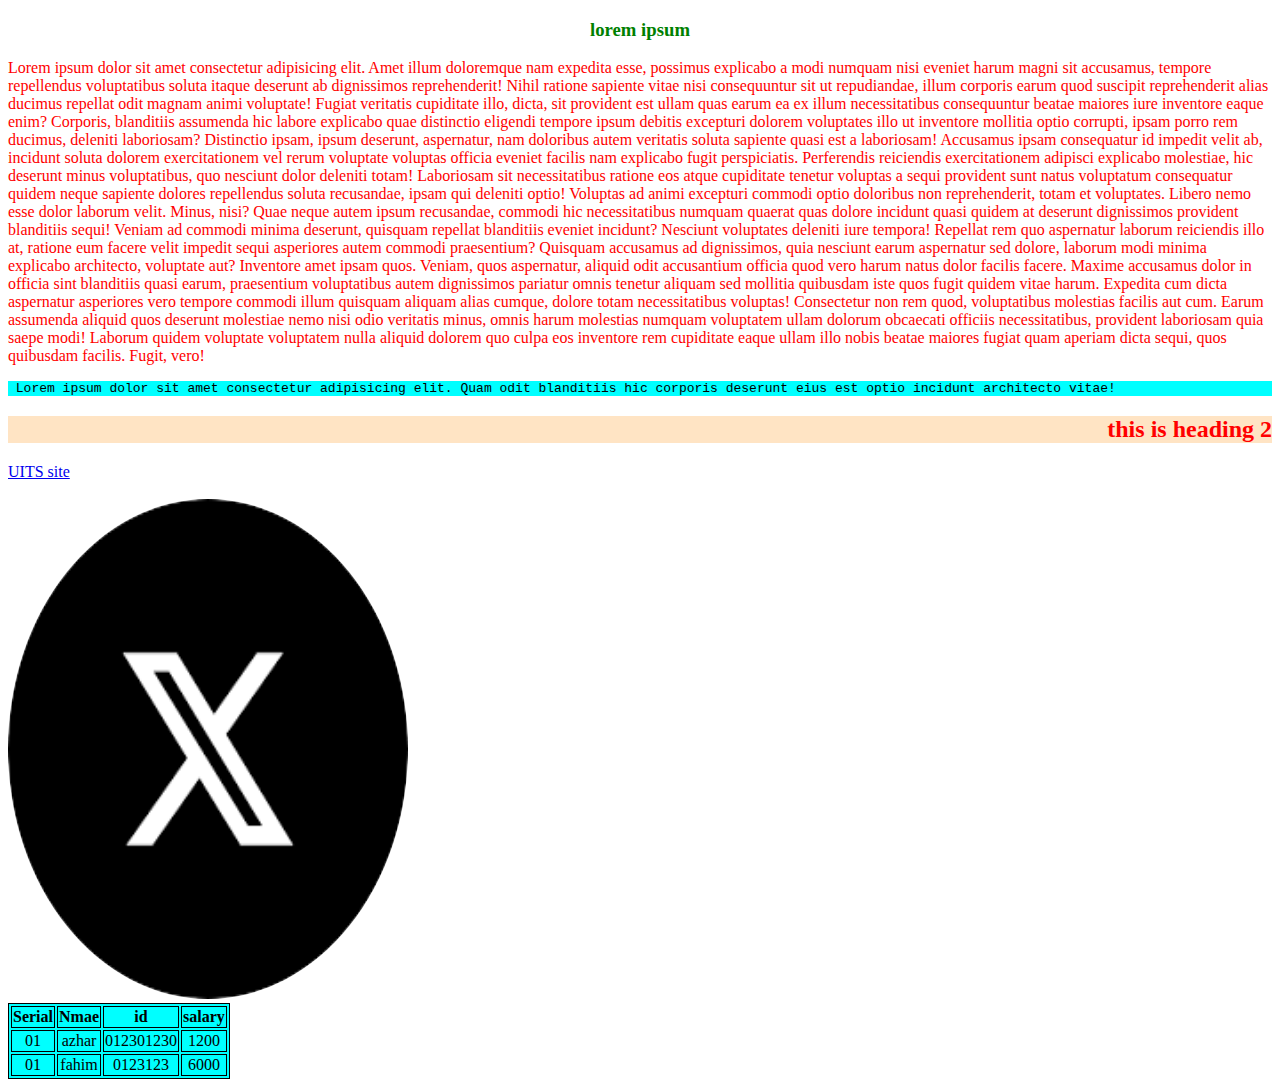
<file: 3rd-semester/web/class2/index.html>
<!DOCTYPE html>
<html>
<head>
    <meta charset="UTF-8">
    <meta http-equiv="Content-Type" content="text/html;charset=UTF-8">
    <title>CLass 2</title>
    <link rel="stylesheet" href="style.css">
 <link rel="import" href="script.js">
 <link rel="shortcut icon" href="images/images.png" type="image/x-icon">


</head>

<style>
    p{
        background-color: ;
        justify-content: center;
    color: red;
    }
    h3{
        text-align: center;
        text-shadow: 10px;
      
        color: green;
    }
    .he12{
        text-align: justify;
        background-color: aqua;
        text-wrap: ;
    
    }
    img{
        border-radius: 50%;
        height: 500px;
        width: 400px;
    }
table,td,tr,th{
    border: 1px solid;
text-decoration: rgb(117, 117, 78);
text-align: center;
background-color: aqua;
}


</style>
<body>
<h3>
lorem ipsum    
   
</h3>

   <p>
    Lorem ipsum dolor sit amet consectetur adipisicing elit. Amet illum doloremque nam expedita esse, possimus explicabo a modi numquam nisi eveniet harum magni sit accusamus, tempore repellendus voluptatibus soluta itaque deserunt ab dignissimos reprehenderit! Nihil ratione sapiente vitae nisi consequuntur sit ut repudiandae, illum corporis earum quod suscipit reprehenderit alias ducimus repellat odit magnam animi voluptate! Fugiat veritatis cupiditate illo, dicta, sit provident est ullam quas earum ea ex illum necessitatibus consequuntur beatae maiores iure inventore eaque enim? Corporis, blanditiis assumenda hic labore explicabo quae distinctio eligendi tempore ipsum debitis excepturi dolorem voluptates illo ut inventore mollitia optio corrupti, ipsam porro rem ducimus, deleniti laboriosam? Distinctio ipsam, ipsum deserunt, aspernatur, nam doloribus autem veritatis soluta sapiente quasi est a laboriosam! Accusamus ipsam consequatur id impedit velit ab, incidunt soluta dolorem exercitationem vel rerum voluptate voluptas officia eveniet facilis nam explicabo fugit perspiciatis. Perferendis reiciendis exercitationem adipisci explicabo molestiae, hic deserunt minus voluptatibus, quo nesciunt dolor deleniti totam! Laboriosam sit necessitatibus ratione eos atque cupiditate tenetur voluptas a sequi provident sunt natus voluptatum consequatur quidem neque sapiente dolores repellendus soluta recusandae, ipsam qui deleniti optio! Voluptas ad animi excepturi commodi optio doloribus non reprehenderit, totam et voluptates. Libero nemo esse dolor laborum velit. Minus, nisi? Quae neque autem ipsum recusandae, commodi hic necessitatibus numquam quaerat quas dolore incidunt quasi quidem at deserunt dignissimos provident blanditiis sequi! Veniam ad commodi minima deserunt, quisquam repellat blanditiis eveniet incidunt? Nesciunt voluptates deleniti iure tempora! Repellat rem quo aspernatur laborum reiciendis illo at, ratione eum facere velit impedit sequi asperiores autem commodi praesentium? Quisquam accusamus ad dignissimos, quia nesciunt earum aspernatur sed dolore, laborum modi minima explicabo architecto, voluptate aut? Inventore amet ipsam quos. Veniam, quos aspernatur, aliquid odit accusantium officia quod vero harum natus dolor facilis facere. Maxime accusamus dolor in officia sint blanditiis quasi earum, praesentium voluptatibus autem dignissimos pariatur omnis tenetur aliquam sed mollitia quibusdam iste quos fugit quidem vitae harum. Expedita cum dicta aspernatur asperiores vero tempore commodi illum quisquam aliquam alias cumque, dolore totam necessitatibus voluptas! Consectetur non rem quod, voluptatibus molestias facilis aut cum. Earum assumenda aliquid quos deserunt molestiae nemo nisi odio veritatis minus, omnis harum molestias numquam voluptatem ullam dolorum obcaecati officiis necessitatibus, provident laboriosam quia saepe modi! Laborum quidem voluptate voluptatem nulla aliquid dolorem quo culpa eos inventore rem cupiditate eaque ullam illo nobis beatae maiores fugiat quam aperiam dicta sequi, quos quibusdam facilis. Fugit, vero!
</p>
<pre class="he12"> Lorem ipsum dolor sit amet consectetur adipisicing elit. Quam odit blanditiis hic corporis deserunt eius est optio incidunt architecto vitae!</pre>
<h2 id="head11"> this is heading 2</h2>
<a href="http://uits.edu.bd" target="_blank">UITS site</a>
<br>
<br>

<img src="images/images.png">


<table style="border: 1px solid; ">
<tbody>
    <thead> 

        <th>Serial</th>
        <th>Nmae</th>
        <th>id</th>
        <th>salary</th>
    </thead>
    
    <tr>
        
        <td> 01</td>
        <td>azhar</td>
        <td>012301230</td>
    <td>1200</td>
    </tr><tr>
        
        <td> 01</td>
        <td>fahim</td>
        <td>0123123</td>
    <td>6000</td>
    </tr>
</tbody>

</table>

</body> 
</html>
</file>
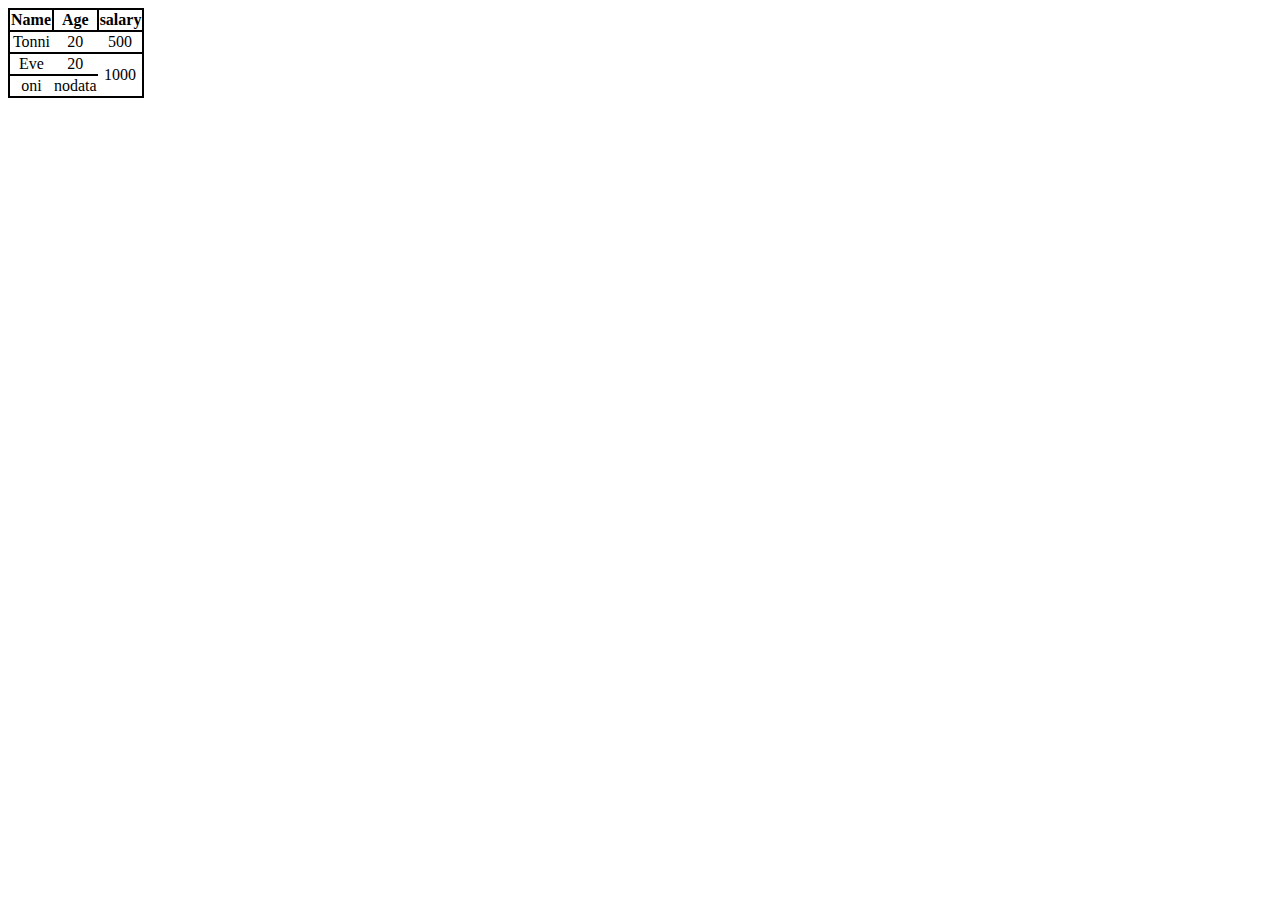
<file: 3rd-semester/web/class3/index.htm>
<!DOCTYPE html>
<html>
<head>
	<meta charset="utf-8">
	<meta name="viewport" content="width=device-width, initial-scale=1">
	<link rel="stylesheet" type="text/css" href="style.css">
	<title>Class3</title>



</head>
<body>



<table >
  <tr>
    <th >Name</th>
    <th>Age</th>
     <th>salary</th>
  </tr>
  <tr>
    <td>Tonni</td>
    <td>20</td>
    <td>500</td>
  </tr>
  <tr >
    <td>Eve</td>
<td>20</td>
    <td rowspan="2">1000</td>
  </tr>
  <tr>
    <td>oni</td>
    <td colspan="">nodata</td>
  </tr>
</table> 
</body>
</html>
</file>
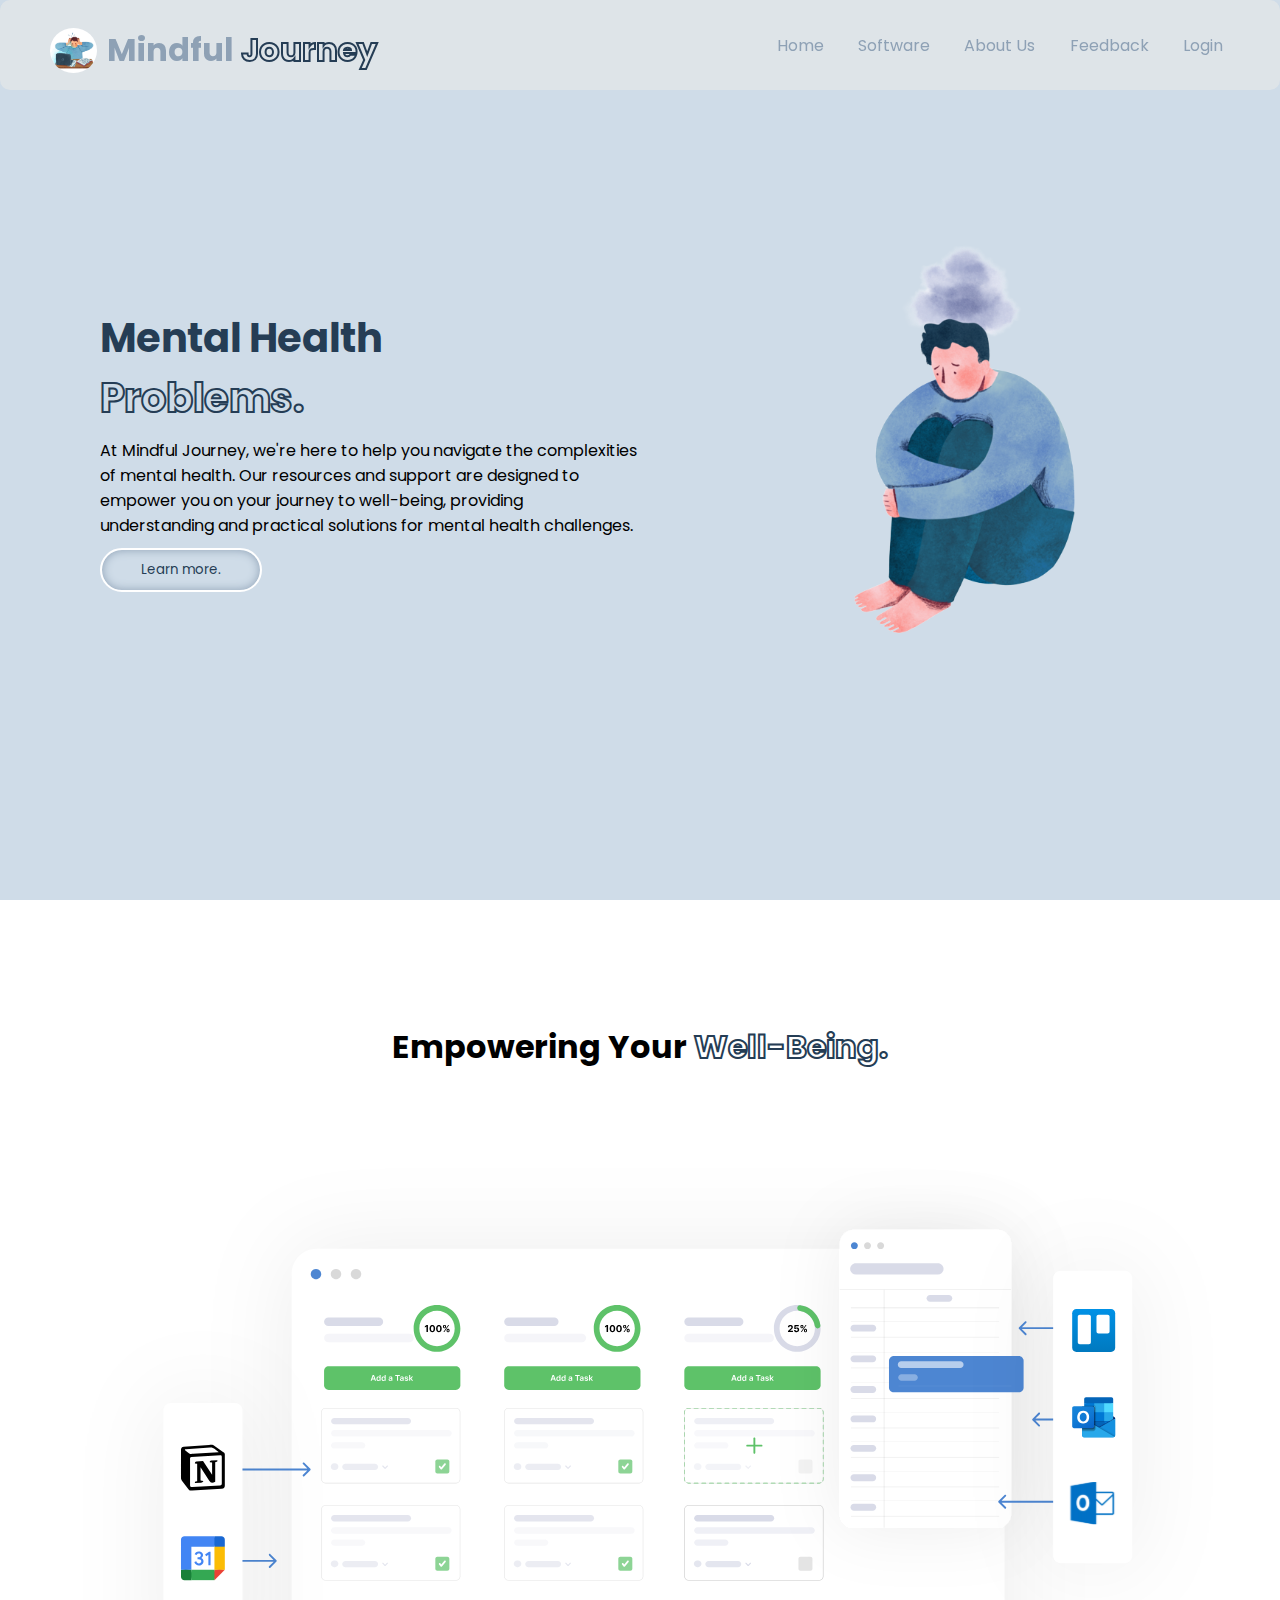
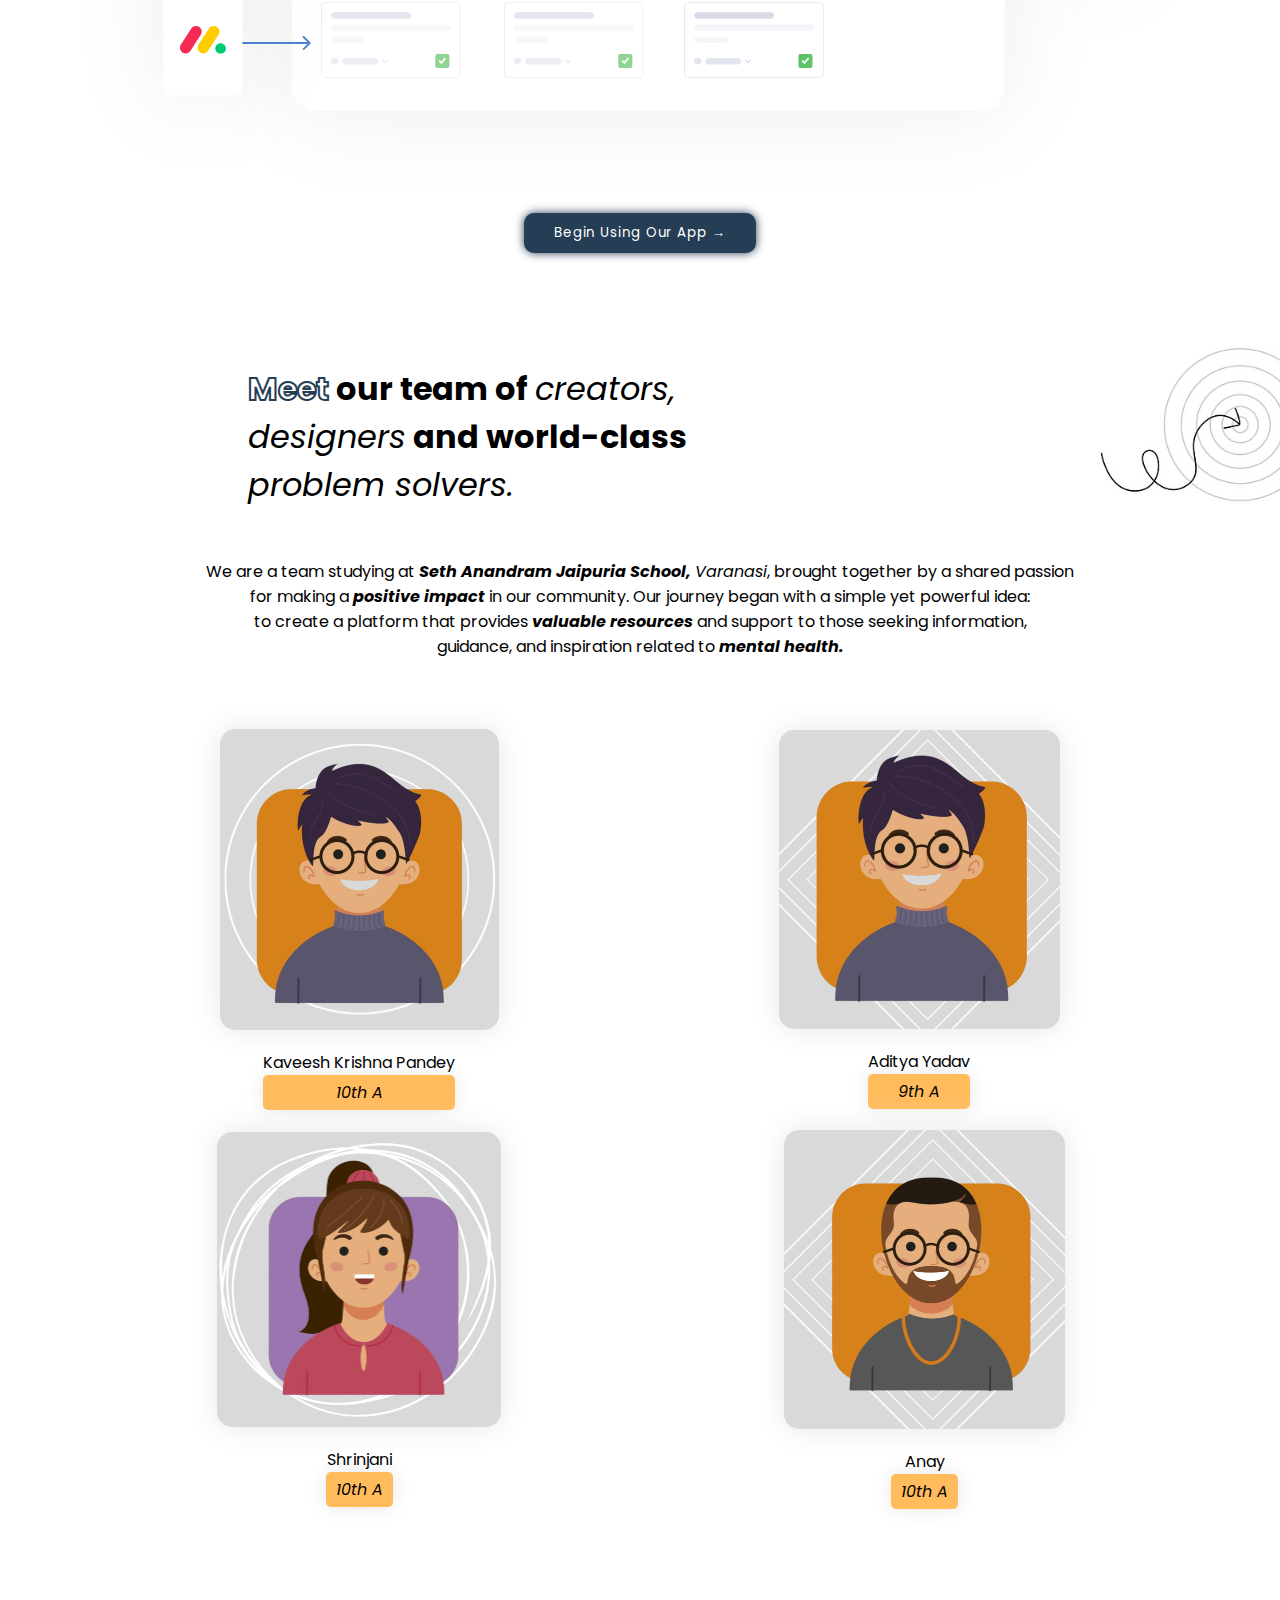
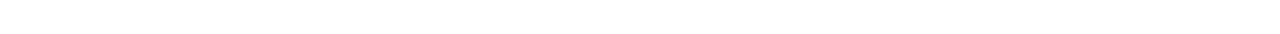
<file: 3rd-semester/web/web-project/mindfuljourney/index.html>
<html lang="en">
  <head>
    <meta charset="UTF-8" />
    <meta name="viewport" content="width=device-width, initial-scale=1.0" />
    <title>Mindful Journey</title>
    <link rel="stylesheet" href="style.css" />
    <link rel="shortcut icon" href="./assets/girl_2.png" type="image/x-icon" />
  </head>
  <body>
    <a name="home"></a>
    <div class="nav">
      <div class="branding">
        <img src="./assets/girl_2.png" alt="girl" class="girl" />
        <h1>Mindful<span class="stroke"> Journey</span></h1>
      </div>
      <div class="links">
        <ul>
          <li><a href="#home">Home</a></li>
          <li><a href="#software">Software</a></li>
          <li><a href="#about">About Us</a></li>
          <li><a href="./pages/feedback/feedback.html">Feedback</a></li>
          <li><a href="./pages/login/login.html">Login</a></li>
        </ul>
      </div>
    </div>
    <div class="container">
      <div class="text">
        <h1>Mental Health <br /><span class="stroke">Problems.</span></h1>
        <p>
          At Mindful Journey, we're here to help you navigate the complexities of
          mental health. Our resources and support are designed to empower you
          on your journey to well-being, providing understanding and practical
          solutions for mental health challenges.
        </p>
        <button class="learn_more">
          <a href="#software">Learn more.</a>
        </button>
      </div>
      <div class="img"></div>
    </div>

    <!-- SOFTWARE PAGE  -->

    <a name="Software"></a>
    <div class="software">
      <div class="head">
        <h1>Empowering Your <span class="stroke">Well-Being.</span></h1>
      </div>
      <div class="img">
        <img src="./assets/software.svg" alt="" />
      </div>
      <div class="down_button">
        <button class="download">
          <a href="#home">Begin Using Our App →</a>
        </button>
      </div>
    </div>

    <!-- ABOUT US PAGE  -->
    <a name="about"></a>
    <br /><br /><br />
    <div class="about">
      <div class="starter">
        <h1>
          <span class="stroke">Meet</span> our team of <i class="light">creators,</i><br /><i class="light">
            designers</i
          >
          and world-class <br />
          <i class="light">problem solvers.</i>
        </h1>
        <div class="img">
          <img src="./assets/about-us.png" alt="" />
        </div>
      </div>
      <br /><br />
      <p class="about_text">
        We are a team studying at
        <b class="italic">Seth Anandram Jaipuria School, <i class="light">Varanasi</i></b
        >, brought together by a shared passion <br />
        for making a <b class="italic">positive impact</b> in our community. Our journey began with a
        simple yet powerful idea: <br />to create a platform that provides
        <b class="italic">valuable resources</b> and support to those seeking information,
        <br />guidance, and inspiration related to <b class="italic">mental health.</b>
      </p>
      <div class="creators">
        <div class="first_two">
          <div class="kaveesh">
            <img src="./assets/kaveesh-bg.png" alt="kaveesh" class="float-hover-one"/>
            <div class="info">
              <p class="name">Kaveesh Krishna Pandey</p>
              <p class="class-name bg-yellow-color-black">10th A</p>
            </div>
          </div>
          <div class="aditya">
            <img src="./assets/aditya-bg.png" alt="aditya" class="float-hover-two"/>
            <div class="info">
              <p class="name">Aditya Yadav</p>
              <p class="class-name bg-yellow-color-black">9th A</p>
            </div>
          </div>
        </div>
        <div class="last_two">
          <div class="shrinjani">
            <img src="./assets/shrinjani-bg.png" alt="shrinjani" class="float-hover-three"/>
            <div class="info">
              <p class="name">Shrinjani</p>
              <p class="class-name bg-yellow-color-black">10th A</p>
            </div>
          </div>
          <div class="anay">
            <img src="./assets/anay-bg.png" alt="anay" class="float-hover-four"/>
            <div class="info">
              <p class="name">Anay</p>
              <p class="class-name bg-yellow-color-black">10th A</p>
            </div>
          </div>
        </div>
      </div>
    <br><br><br><br><br>
    </div>
  </body>
</html>
</file>
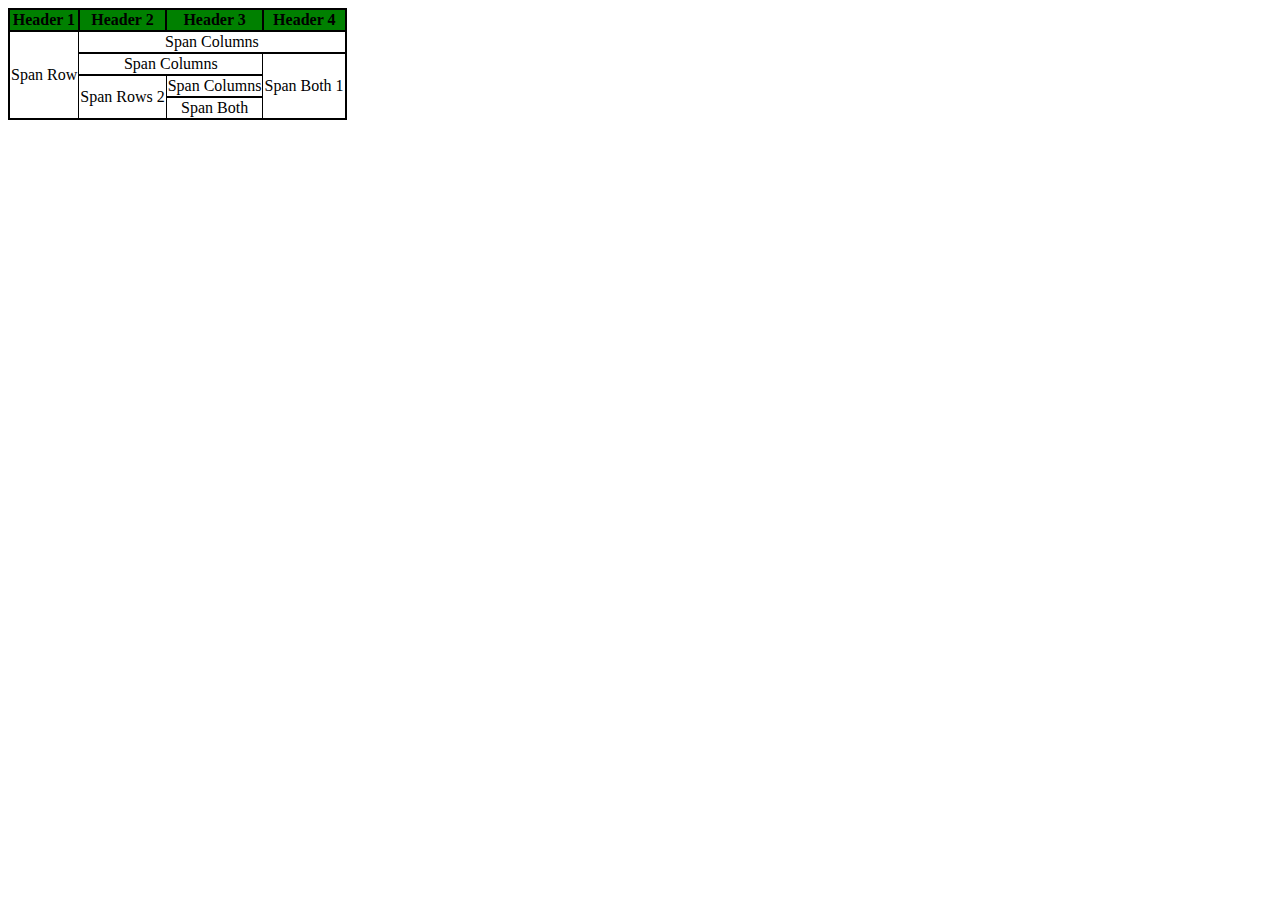
<file: 3rd-semester/web/class3/index2.html>
<!DOCTYPE html>
<html>
<head>
	<meta charset="utf-8">
	<meta name="viewport" content="width=device-width, initial-scale=1">
	<title>Class 2 Table Example</title>
	<link rel="stylesheet" type="text/css" href="style.css">
</head>
<body>
	<table border="2">
		<tr bgcolor="green"> 
			<th>Header 1</th>
			<th>Header 2</th>
			<th>Header 3</th>
			<th>Header 4</th>
		</tr>
		<tr>
			<td rowspan="4">Span Row</td>
			<td colspan="3">Span Columns</td>
		</tr>
		<tr>
			<td colspan="2">Span Columns</td>
			<td rowspan="3">Span Both 1</td>
		</tr>
		<tr>
			<td rowspan="2">Span Rows 2</td>
			<td>Span Columns</td>
		</tr>
		<tr>
			<td>Span Both</td>
		</tr>
	</table>
</body>
</html>
</file>
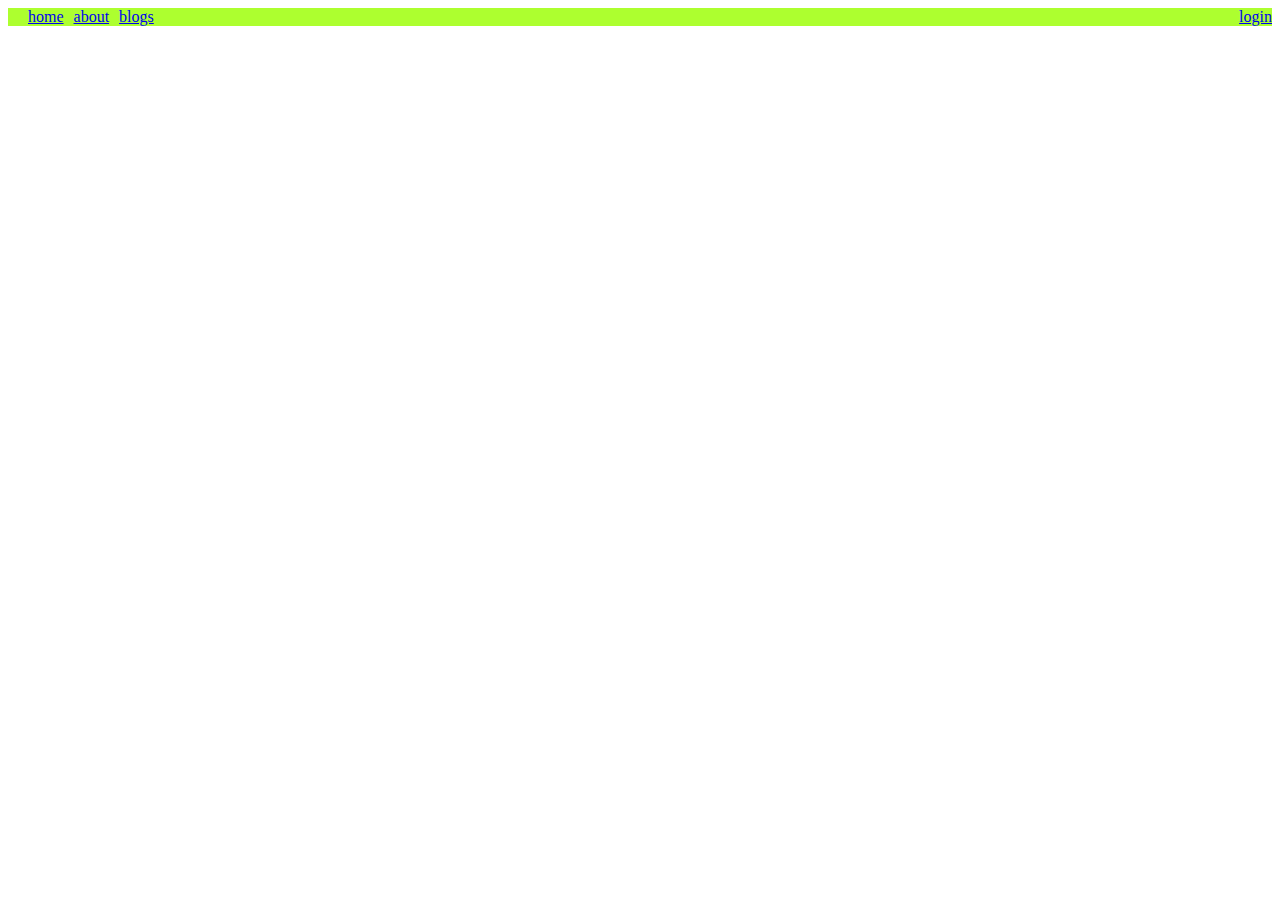
<file: 3rd-semester/web/class3/index3.html>
<!DOCTYPE html>
<html>
<head>
	<meta charset="utf-8">
	<meta name="viewport" content="width=device-width, initial-scale=1">
	<link rel="stylesheet" type="text/css" href="style.css">


	<title>class3</title>
</head>
<body>
<!-- 	<ol >
		<li> lichi</li>
		<li> Jack</li>
		<li> mango</li>
		
	</ol>
		<ul >
		<li> lichi</li>
		<li> Jack</li>
		<li> mango</li>
		
	</ul> -->

<ul div-id="dee2">
	<li ><a href="home.html">home</a></li>
	<li ><a href="about.html">about</a></li>
	<li><a href="blogs.html">blogs</a></li>
	<li style="float: right;"><a href="login.html">login</a></li>
	
	
</ul>


</body>
</html>
</file>
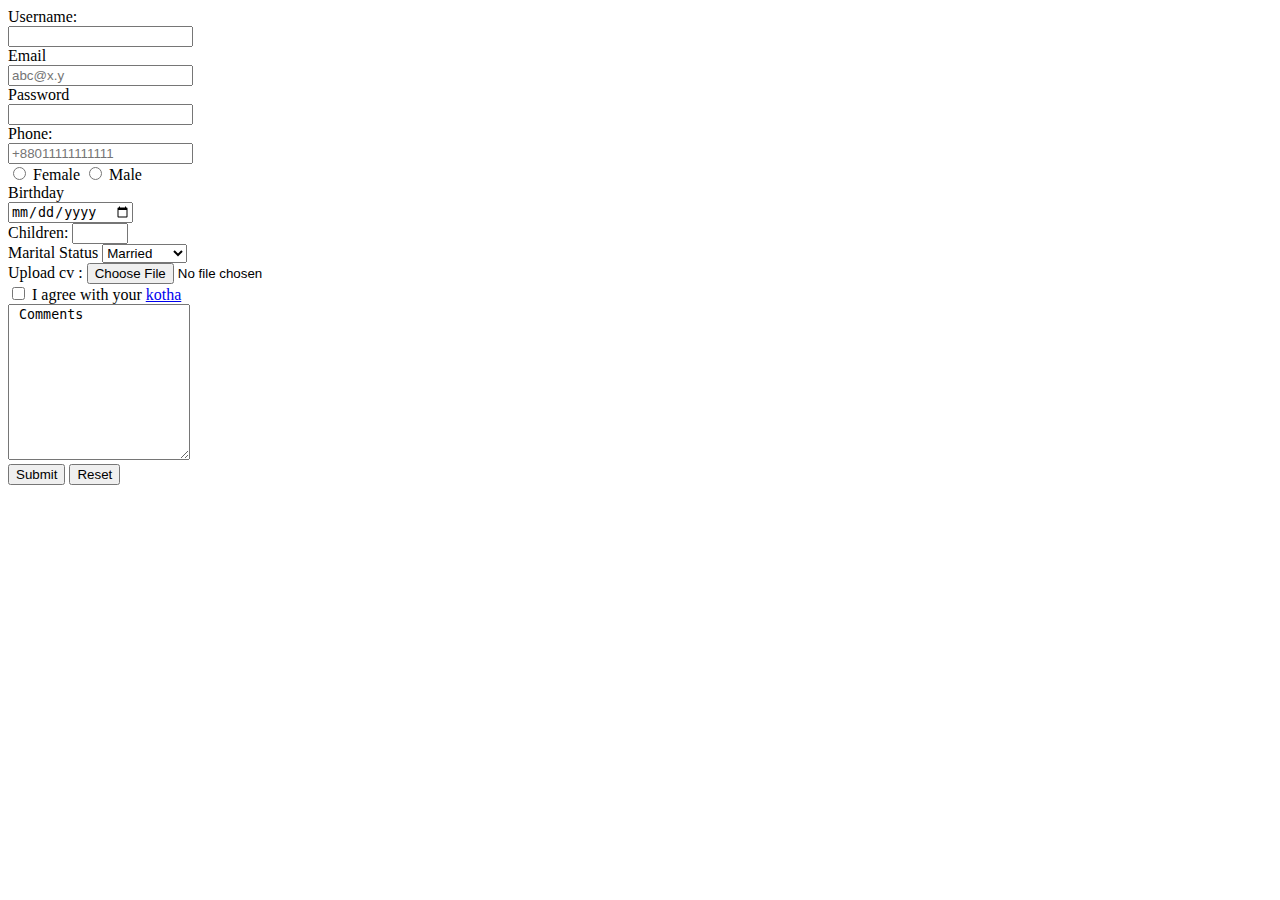
<file: 3rd-semester/web/class4/form.html>
<!DOCTYPE html>
<html>
<head>
	<meta charset="utf-8">
	<meta name="viewport" content="width=device-width, initial-scale=1">
	<title>Login form</title>
</head>
<body>

<form method="post" action="form.php">
<label for="username">Username: </label><br>
	<input type="username" name="username" id="user"><br>
	<label for="email">Email</label><br>
	<input type="email" name="email" id="mail" placeholder="abc@x.y"><br>
	<label for="password" >Password</label><br>

	<input type="password" name="password" id="pass" required></br>
	<label for="tel">Phone:</label><br>
<input type="tel" name="phone" placeholder="+88011111111111"> <br>
<input type="radio" name="gender">
<label for="gender"> Female</label>
<input type="radio" name="gender">
<label for="gender"> Male</label><br>
<label for="bday">Birthday</label><br>
<input type="date" name="bday"><br>

<label for="child">Children: </label>
<input type="number" name="child" min="2" max="15" ><br>


<label for="marital"> Marital Status</label>
<select name="marital"> 

<option value="">Married</option>
<option value="">Unmarried</option>
<option value="">Divorced</option>
</select>

<br>
<label for="file">Upload cv :</label>
<input type="file" name="file"><br>
<input type="checkbox" name="checkbox">
<span>I agree with your <a href="#" >kotha</a></span>

<br>	

<textarea cols="20" rows="10"> Comments</textarea><br>
	<input type="submit" name="submit" id="submit">
	<input type="reset" name="reset" id="rbtn">
	
</form>
</body>
</html>
</file>
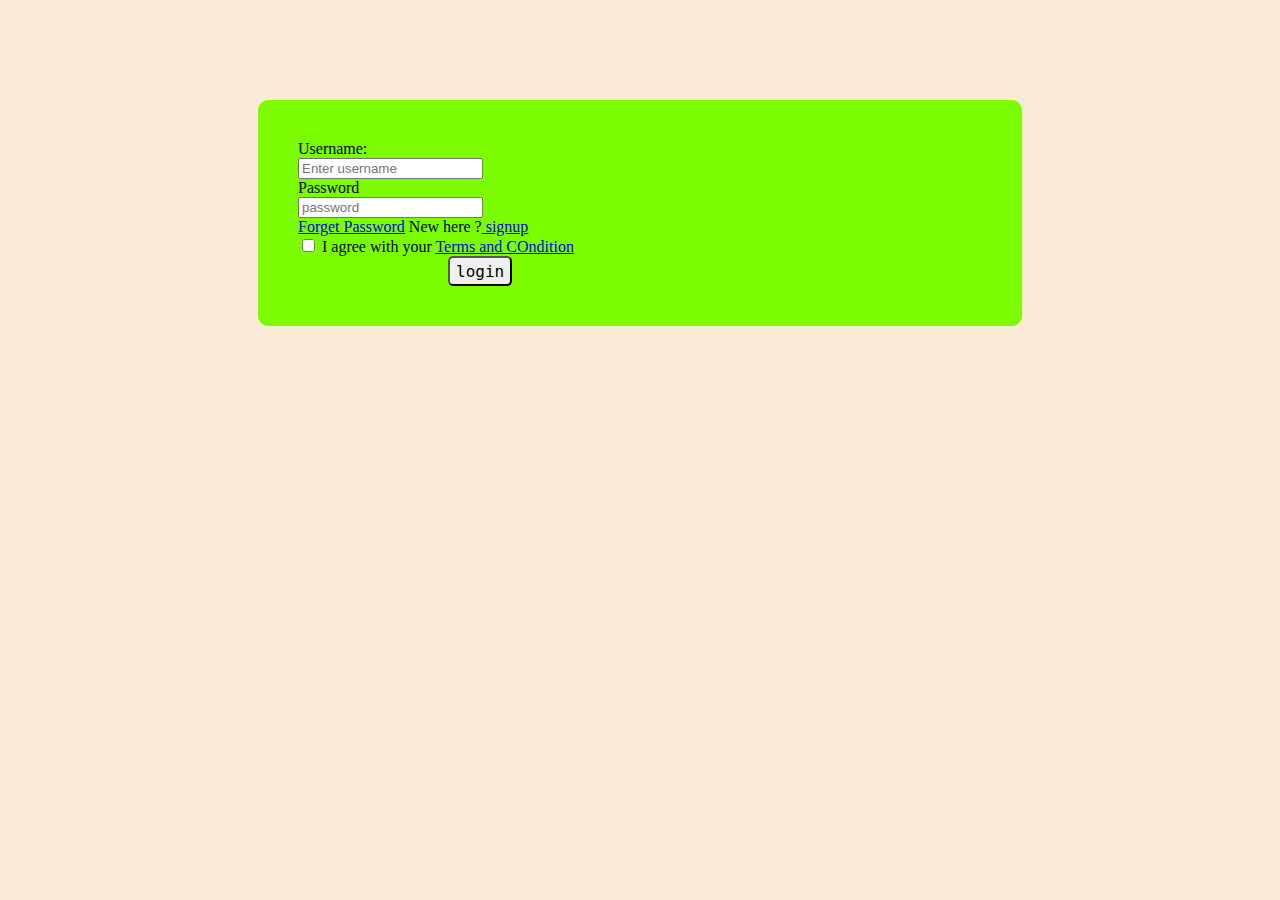
<file: 3rd-semester/web/class4/login.html>
<!DOCTYPE html>
<html>
<head>
	<meta charset="utf-8">
	<meta name="viewport" content="width=device-width, initial-scale=1">
	<title>Login form</title>

<style type="text/css">
	body{
		background-color: antiquewhite;
	}
	div{
		background-color: lawngreen;
	
		margin-left: 250px;
		margin-right: 250px;
		margin-top: 100px;border-radius: 10px;
		padding: 20px;

	}
	form{
		padding: 20px;
		border-radius: 10px;
		border: 5px;
	}
	button{ 

margin-left: 150px;
text-size-adjust: ;
text-align: center;
border-radius: 5px;
font-size: 16px;
font-family: monospace;
block-size: 30px;

	 }
</style>

</head>
<body>
<div>
	
<form method="post" action="form.php">
<label for="username">Username: </label><br>
	<input type="username" name="username" id="user" placeholder="Enter username"><br>
	<label for="password" >Password</label><br>

	<input type="password" name="password" id="pass" required placeholder="password"></br> 
<span><a href="#" >Forget Password</a></span>
<span>New here ?<a href="form.html" > signup</a></span><br>
<input type="checkbox" name="agree" required>
<span>I agree with your <a href="#" >Terms and COndition </a></span>

<br>	
<!-- <input type="submit" name="submit" > -->

<button formaction="login.php">login</button>
</form>


</div>
	
</body>
</html>
</file>
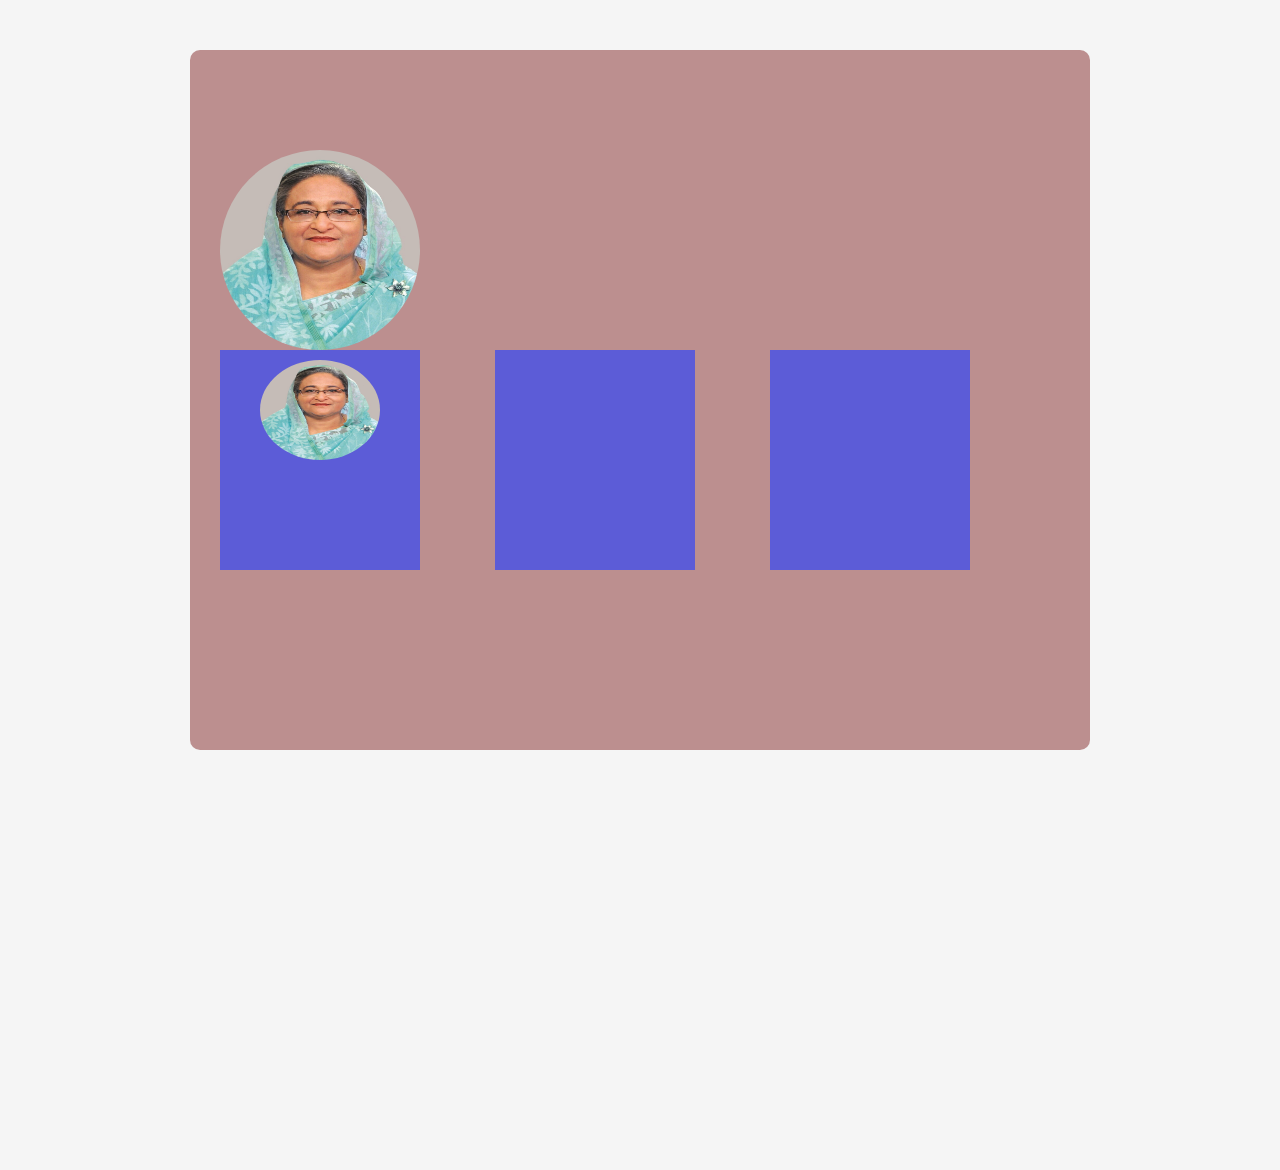
<file: 3rd-semester/web/class6/flex.html>
<html lang="en">
<head>
    <meta charset="UTF-8">
    <meta name="viewport" content="width=device-width, initial-scale=1.0">
    <link rel="stylesheet" href="style.css">
    <meta http-equiv="Content-Type" content="text/html;charset=UTF-8">
    <!-- <meta http-equiv="X-UA-Compatible" content="IE=7"> -->
    <title>flex</title>
</head>
<body>
    <div class="parent">

        <div class="image">
            <img src="hasina.jpeg">
            <div class="cards">
                <div class="card1">
                    <img src="./hasina.jpeg" alt="" class="crimg">
                </div>
                <div class="card2"></div>
                <div class="card3"></div>
            </div>
        </div>
    </div>
    
</body>
</html>
</file>
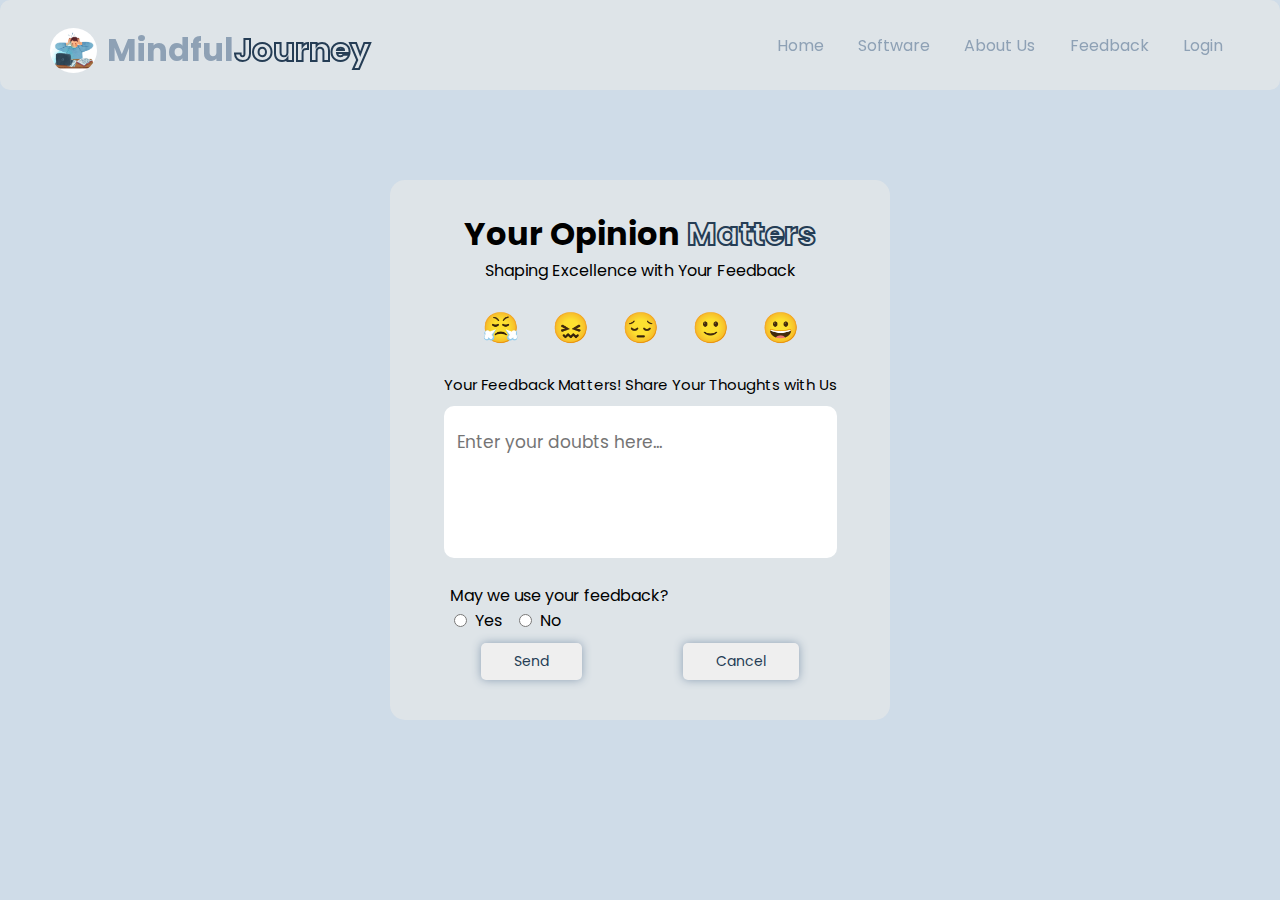
<file: 3rd-semester/web/web-project/mindfuljourney/pages/feedback/feedback.html>
<html lang="en">
  <head>
    <meta charset="UTF-8" />
    <meta name="viewport" content="width=device-width, initial-scale=1.0" />
    <title>Feedback</title>
    <link rel="stylesheet" href="feedback.css" />
    <link
      rel="shortcut icon"
      href="../../assets/girl_2.png"
      type="image/x-icon"
    />
  </head>
  <body>
    <div class="nav">
      <div class="branding">
        <img src="../../assets/girl_2.png" alt="girl" class="girl" />
        <h1>Mindful<span class="stroke">Journey</span></h1>
      </div>
      <div class="links">
        <ul>
          <li><a href="../../index.html">Home</a></li>
          <li><a href="../../index.html#software">Software</a></li>
          <li><a href="../../index.html#about">About Us</a></li>
          <li><a href="./feedback.html">Feedback</a></li>
          <li><a href="../../pages/login/login.html">Login</a></li>
        </ul>
      </div>
    </div>
    <div class="container">
      <div class="cont-top">
        <h1>Your Opinion<span class="stroke"> Matters </span></h1>
        <p class="tagline">Shaping Excellence with Your Feedback</p>
      </div>
      <div class="emoji">
        <div class="emoji-1 emo">😤</div>
        <div class="emoji-2 emo">😖</div>
        <div class="emoji-3 emo">😔</div>
        <div class="emoji-4 emo">🙂</div>
        <div class="emoji-5 emo">😀</div>
      </div>
      <div class="input">
        <p class="input-head">
          Your Feedback Matters! Share Your Thoughts with Us
        </p>
        <input type="text" placeholder="Enter your doubts here..." />
      </div>
      <br />
      <div class="perms">
        <p class="perms_head">May we use your feedback?</p>
        <div class="perms_input">
          <form>
            <input type="radio" id="yes" name="buttons" value="YES" />
            <label for="yes">Yes</label><br />
            <input type="radio" id="no" name="buttons" value="NO" />
            <label for="no">No</label><br />
          </form>
        </div>
      </div>
      <div class="save">
        <button class="send"><a href="">Send</a></button>
        <button class="cancel"><a href="">Cancel</a></button>
      </div>
    </div>
  </body>
</html>
</file>
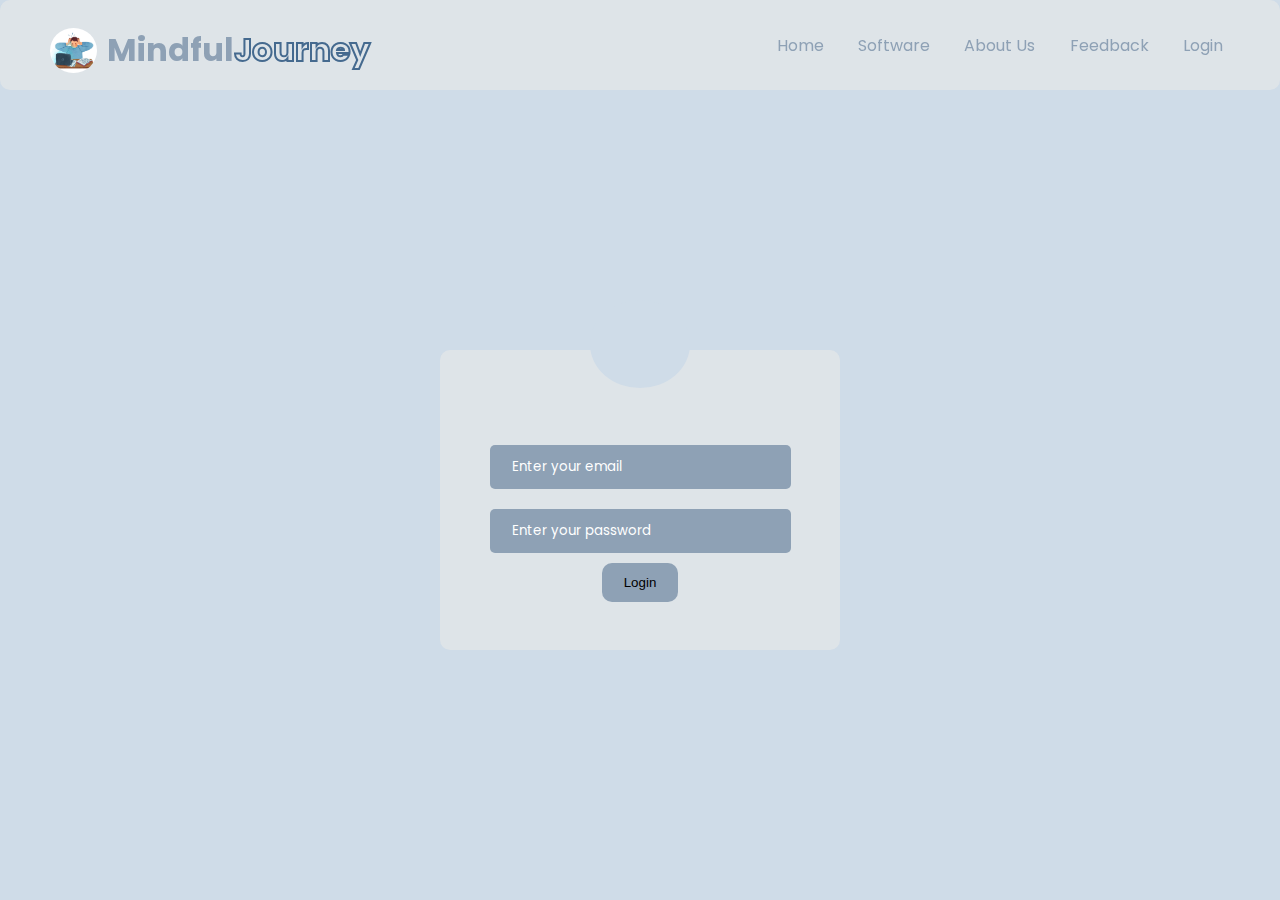
<file: 3rd-semester/web/web-project/mindfuljourney/pages/login/login.html>
<html lang="en">
  <head>
    <meta charset="UTF-8" />
    <meta name="viewport" content="width=device-width, initial-scale=1.0" />
    <title>LOGIN</title>
    <link rel="stylesheet" href="login.css" />
    <link rel="shortcut icon" href="../../assets/girl_2.png" type="image/x-icon">
    <link
      rel="stylesheet"
      href="https://cdnjs.cloudflare.com/ajax/libs/font-awesome/6.4.2/css/all.min.css"
      integrity="sha512-z3gLpd7yknf1YoNbCzqRKc4qyor8gaKU1qmn+CShxbuBusANI9QpRohGBreCFkKxLhei6S9CQXFEbbKuqLg0DA=="
      crossorigin="anonymous"
      referrerpolicy="no-referrer"
    />
  </head>
  <body>
    <div class="nav">
      <div class="branding">
        <img src="../../assets/girl_2.png" alt="girl" class="girl" />
        <h1>Mindful<span class="stroke">Journey</span></h1>
      </div>
      <div class="links">
        <ul>
          <li><a href="../../index.html">Home</a></li>
          <li><a href="../../index.html#software">Software</a></li>
          <li><a href="../../index.html#about">About Us</a></li>
          <li><a href="../../pages/login/login.html">Feedback</a></li>
          <li><a href="../../pages/login/login.html">Login</a></li>
        </ul>
      </div>
    </div>
    <div class="container">
      <div class="user">
        <i class="fa-regular fa-user"></i>
      </div>
     <form id="loginForm">
        <div class="email">
          <i class="fa-regular fa-user"></i>
          <input
            type="text"
            name="email"
            id="email"
            placeholder="Enter your email"
            required
          />
        </div>
        <div class="password">
          <i class="fa-solid fa-key"></i>
          <input
            type="password"
            name="password"
            id="password"
            placeholder="Enter your password"
            required
          />
        </div>
        <!-- <input type="submit" value="Login"> -->
        <button type="submit" value="Login">Login</button>
      </form>





      <script>
        document.getElementById("loginForm").addEventListener("submit", function (event) {
            event.preventDefault();

            const email = document.getElementById("email");
            const password = document.getElementById("password");

            if (email.value.trim() === "" || password.value.trim() === "") {
                alert("Please fill in all fields.");
                return;
            }

            // Send the form data to the server using fetch API
            const formData = new FormData(event.target);
            fetch("login.php", {
                method: "POST",
                body: formData,
            })
            .then(response => response.json())
            .then(data => {
                if (data.success) {
                    // Redirect to dashboard.php
                    window.location.href = "dashboard.php";
                } else {
                    console.error(data.message);
                    alert("Login failed. Please check your email and password.");
                }
            })
            .catch(error => {
                console.error(error);
                alert("Login failed. Please check your email and password.");
            });
        });
    </script>
    </div>
  </body>
</html>
</file>
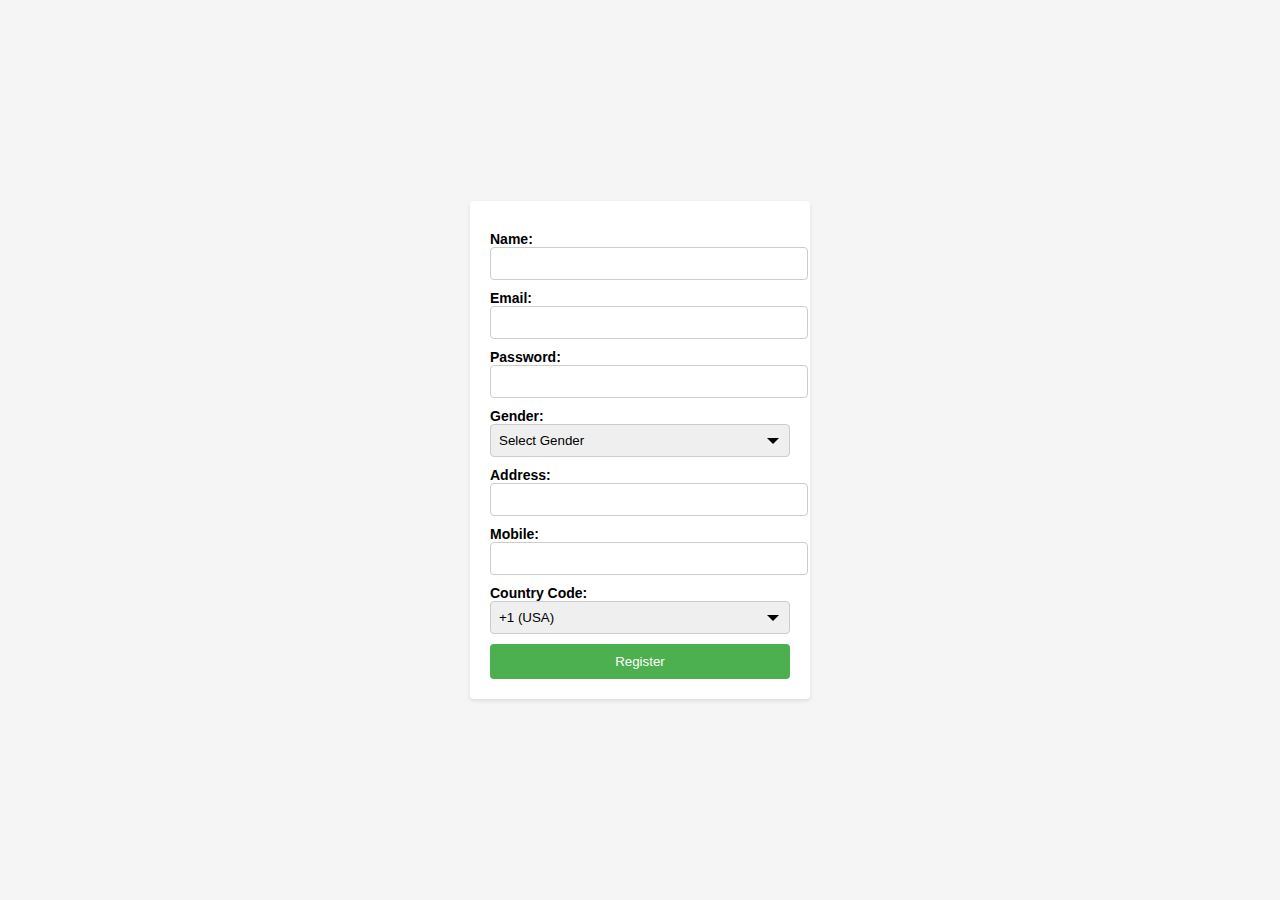
<file: 3rd-semester/web/web-project/mindfuljourney/pages/login/register.html>
<!DOCTYPE html>
<html lang="en">
<head>
    <meta charset="UTF-8">
    <meta name="viewport" content="width=device-width, initial-scale=1.0">
    <title>Registration Form</title>
    <style>
        body {
            font-family: Arial, sans-serif;
            margin: 0;
            padding: 0;
            display: flex;
            justify-content: center;
            align-items: center;
            height: 100vh;
            background-color: #f5f5f5;
        }

        form {
            width: 300px;
            background-color: #fff;
            padding: 20px;
            border-radius: 4px;
            box-shadow: 0 2px 4px rgba(0, 0, 0, 0.1);
        }

        label {
            display: block;
            margin-top: 10px;
            font-size: 14px;
            font-weight: bold;
        }

        input[type="text"],
        input[type="email"],
        input[type="password"],
        input[type="tel"] {
            width: 100%;
            padding: 8px;
            border: 1px solid #ccc;
            border-radius: 4px;
        }

        select {
            width: 100%;
            padding: 8px;
            border: 1px solid #ccc;
            border-radius: 4px;
            appearance: none;
            -webkit-appearance: none;
            -moz-appearance: none;
            background-image: url("data:image/svg+xml;utf8,<svg xmlns='http://www.w3.org/2000/svg' viewBox='0 0 16 8'><polygon points='0,0 8,8 16,0'/></svg>");
            background-repeat: no-repeat;
            background-position: right 10px center;
            background-size: 12px;
        }

        input[type="submit"] {
            width: 100%;
            padding: 10px;
            margin-top: 10px;
            background-color: #4CAF50;
            color: #fff;
            border: none;
            border-radius: 4px;
            cursor: poinater;
        }

        input[type="submit"]:hover {
            background-color: #45a049;
        }

        input[type="checkbox"] {
            margin-top: 5px;
        }
    </style>
</head>
<body>

<form id="registrationForm" action="register.php" method="post">
    <label for="name">Name:</label>
    <input type="text" id="name" name="name" required>

    <label for="email">Email:</label>
    <input type="email" id="email" name="email" required>

    <label for="password">Password:</label>
    <input type="password" id="password" name="password" minlength="8" required>

    <label for="gender">Gender:</label>
    <select id="gender" name="gender" required>
        <option value="">Select Gender</option>
        <option value="male">Male</option>
        <option value="female">Female</option>
        <option value="other">Other</option>
    </select>

    <label for="address">Address:</label>
    <input type="text" id="address" name="address" required>

    <label for="mobile">Mobile:</label>
    <input type="tel" id="mobile" name="mobile" required>

    <label for="countryCode">Country Code:</label>
    <select id="countryCode" name="countryCode" required>
        <option value="+1">+1 (USA)</option>
        <option value="+44">+44 (UK)</option>
        <!-- Add more country codes as needed -->
    </select>

    <input type="submit" value="Register">
</form>
   <!--  <script>
        // JavaScript validation
        document.getElementById("registrationForm").addEventListener("submit", function (event) {
    event.preventDefault();

    const name = document.getElementById("name");
    const email = document.getElementById("email");
    const password = document.getElementById("password");
    const gender = document.getElementById("gender");
    const address = document.getElementById("address");
    const mobile = document.getElementById("mobile");
    //const countryCode = document.getElementById("countryCode");
    const terms = document.getElementById("terms");

    if (
        name.value.trim() === "" ||
        email.value.trim() === "" ||
        password.value.trim() === "" ||
        gender.value === "" ||
        address.value.trim() === "" ||
        mobile.value.trim() === "" ||
        countryCode.value === "" 
        // ||
        // !terms.checked
    ) {
        alert("Please fill in all fields and accept the terms and conditions.");
        return;
    }

    // Send the form data to the server using fetch API
    const formData = new FormData(event.target);
    fetch("register.php", {
        method: "POST",
        body: formData,
    })
    .then(response => response.text())
    .then(data => {
        console.log(data);
        // Handle the server response, e.g., show a success message or redirect to a new page
    })
    .catch(error => {
        console.error(error);
        // Handle the error, e.g., show an error message
    });
});
    </script> -->
</body>
</html>
</file>
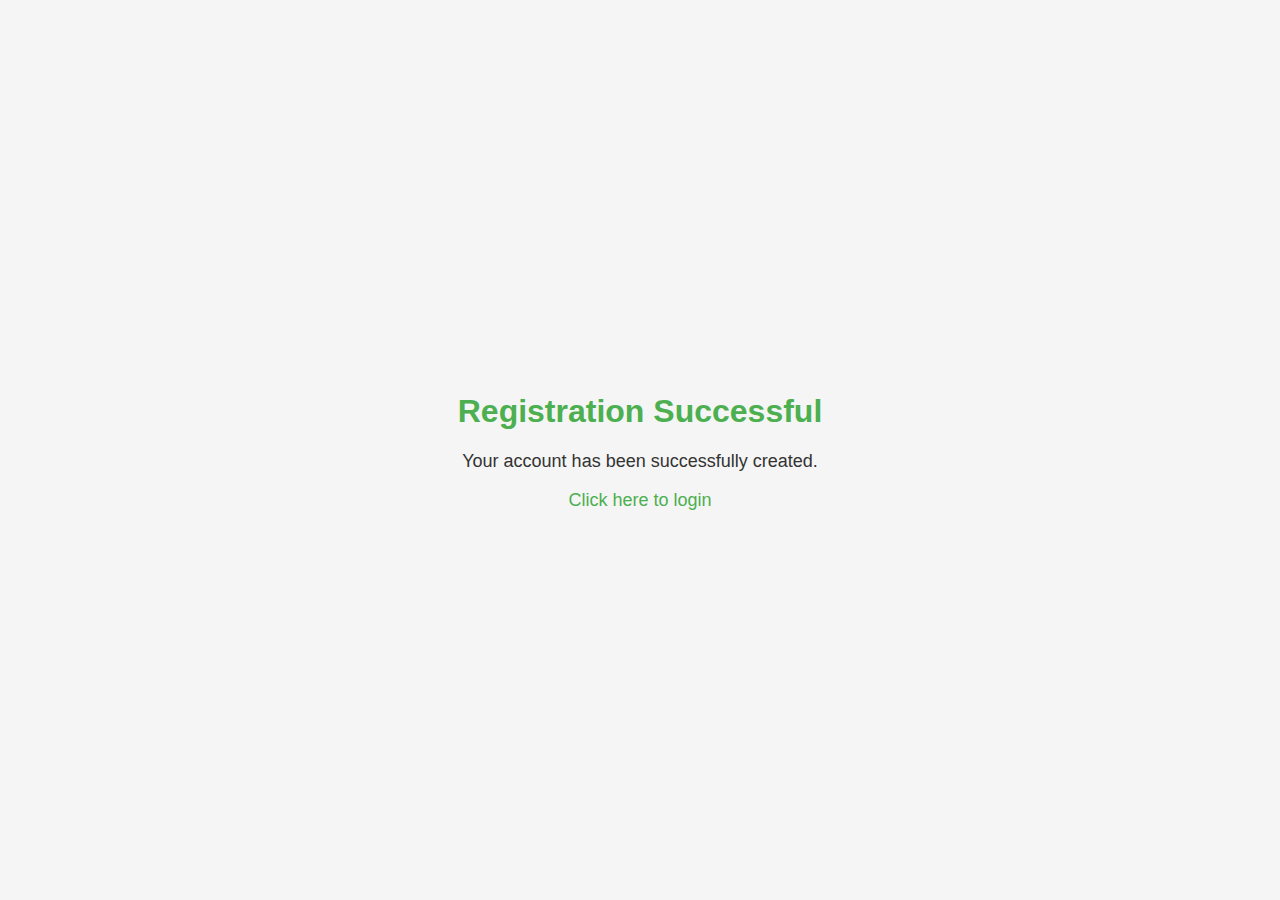
<file: 3rd-semester/web/web-project/mindfuljourney/pages/login/successful.html>
<!DOCTYPE html>
<html lang="en">
<head>
    <meta charset="UTF-8">
    <meta name="viewport" content="width=device-width, initial-scale=1.0">
    <title>Registration Successful</title>
    <style>
        body {
            font-family: Arial, sans-serif;
            margin: 0;
            padding: 0;
            display: flex;
            justify-content: center;
            align-items: center;
            height: 100vh;
            background-color: #f5f5f5;
        }
        .container {
            text-align: center;
        }
        h1 {
            color: #4CAF50;
        }
        p {
            font-size: 18px;
            color: #333;
        }
        a {
            color: #4CAF50;
            text-decoration: none;
        }
    </style>
</head>
<body>
    <div class="container">
        <h1>Registration Successful</h1>
        <p>Your account has been successfully created.</p>
        <p><a href="login.html">Click here to login</a></p>
    </div>
</body>
</html>
</file>
<file: 3rd-semester/web/class2/style.css>
#head11{
    color: red;
    background-color: bisque;
    text-align: right;
}
</file>
<file: 3rd-semester/web/class3/style.css>
table,tr,th{
border: solid black 2px;
border-collapse: collapse;
text-align: center;
text-justify: auto;
}
ul{
	list-style-type: none;
	overflow: hidden;
	margin: 0;
	padding: 0;
	
	background-color: greenyellow;
	text-decoration: none;
	padding-left: 10px;

}
li{
	float: left;
	padding-left: 10px;
	border: 1;
	border-color: black;
	border-style: ;

}
li a{

}
li a:hover{
	color: palevioletred;
}
</file>
<file: 3rd-semester/web/web-project/mindfuljourney/style.css>
@import url("https://fonts.googleapis.com/css2?family=Poppins:wght@100;200;300;400;500;600;800;900&display=swap");
* {
  margin: 0;
  padding: 0;
  box-sizing: border-box;
}
html {
  scroll-behavior: smooth;
}
body {
  min-height: 100vh;
  min-width: 100vw;
  display: flex;
  align-items: center;
  justify-content: center;
  flex-direction: column;
  font-family: "Poppins", sans-serif;
  overflow-x: hidden;
}
::selection {
  color: var(--color-1);
  background-color: var(--color-2);
}
:root {
  --color-1: #5e8cba;
  --color-2: #253d55;
  --color-3: #8ea1b5;
  --trans-bg: #e3e6e8ba;
  --container-back: #cfdce8;
  --stroke-color: #253d55;
  --yellow-bg: #FFBB5C;
}
.light{
  font-weight: 400;
}
.italic{
  font-style: italic;
}
.stroke-light{
  color: transparent;
  -webkit-text-stroke: 1px #000000;
}
.bg-yellow-color-black{
  padding: 5px 10px;
  border-radius: 5px;
  box-shadow: 0 0 20px rgb(232, 231, 231);
  background-color: var(--yellow-bg);
  color: #000000;
  transition: all ease 0.5s;
}
.bg-yellow-color-black:hover{
  transform: translateX(-10px);
}
.float-hover-one, .float-hover-two, .float-hover-three, .float-hover-four {
  transition: all ease 0.5s;
  box-shadow: 0 0 30px rgb(232, 231, 231);
  border-radius: 15px;
  padding: 20px;
  margin: 20px;
  cursor: pointer;
}

.float-hover-one{
  background-image: url('./assets/about-back/kaveesh.png');
  background-position: center;
  background-size: cover;
  background-repeat: no-repeat;
}
.float-hover-two{
  background-image: url('./assets/about-back/aditya.png');
  background-position: center;
  background-size: cover;
  background-repeat: no-repeat;
}
.float-hover-three{
  background-image: url('./assets/about-back/shrinjani.png');
  background-position: center;
  background-size: cover;
  background-repeat: no-repeat;
}
.float-hover-four{
  background-image: url('./assets/about-back/anay.png');
  background-position: center;
  background-size: cover;
  background-repeat: no-repeat;
}
.float-hover-one:hover, .float-hover-two:hover, .float-hover-three:hover, .float-hover-four:hover{
  transform: translateY(-10px);
  box-shadow: 0 0 50px rgb(232, 231, 231);
}








/* NAV CUSTOMISATION */

.nav {
  background-color: var(--trans-bg);
  backdrop-filter: blur(10px);
  -webkit-backdrop-filter: blur(10px);
  height: 10vh;
  width: 100%;
  position: fixed;
  top: 0;
  z-index: 1000;
  display: flex;
  align-items: center;
  justify-content: space-between;
  padding: 20px 40px;
  border-radius: 10px;
}
/* LOGO AND TITLE  */
.branding {
  width: auto;
  display: flex;
  align-items: center;
  justify-content: space-between;
  padding: 10px;
  margin-top: 10px;
  border-radius: 50px;
}
.branding h1 {
  color: var(--color-3);
}
/* LOGO */
.girl {
  margin-right: 10px;
  height: 5vh;
  width: auto;
  border-radius: 50%;
}
/* LINKS */
.links {
  width: 40%;
}
.links ul {
  /* width: 50%; */
  display: flex;
  justify-content: space-around;
}
.links ul li {
  position: relative;
  list-style-type: none;
}
.links ul li a {
  color: var(--color-3);
  transition: all ease 0.3s;
  text-decoration: none;
}
.links ul li::after {
  content: "";
  position: absolute;
  left: 0;
  bottom: 0;
  height: 2px;
  background-color: var(--color-3);
  width: 0%;
  transition: all ease 0.5s;
}
.links ul li:hover::after {
  width: 100%;
  background-color: #000000;
}
.links ul li:hover a {
  color: #000000;
}








/* HOMEPAGE CUSTOMISATION  */

.container {
  height: 100vh;
  width: 100%;
  display: flex;
  align-items: center;
  /* background-color: #8ECDDD; */
  justify-content: center;
  background-color: var(--container-back);
}

.container .text {
  height: 100%;
  width: 50%;
  display: flex;
  padding-left: 100px;
  /* align-items: center; */
  justify-content: center;
  flex-direction: column;
}
.container .text > h1 {
  /* background-color: red; */
  color: var(--stroke-color);
  font-size: 40px;
}
.container .text > p {
  margin-top: 10px;
  width: 100%;
  /* background-color: green; */
}
.stroke {
  color: transparent;
  -webkit-text-stroke: 2px var(--stroke-color);
}

.container .img {
  /* background-color: rebeccapurple; */
  width: 50%;
  height: 100%;
  background-image: url("./assets/boy_bg.png");
  background-position: center;
  background-size: 50%;
  background-repeat: no-repeat;
  border-radius: 30%;
  transition: all ease 0.5s;
  cursor: pointer;
}

.container .img:hover {
  transform:translateY(-10px)
}
.learn_more{
  width: 30%;
  padding: 10px 20px;
  border: 2px solid #fff;
  background-color: var(--container-back);
  border-radius: 30px;
  transition: all ease 0.5s;
  margin-top: 10px;
  box-shadow:inset 0 0 10px var(--color-3);
  cursor: pointer;
}
.learn_more a {
  font-family: 'Poppins', sans-serif;
  text-decoration: none;
  color: var(--color-2);
}

.learn_more:hover {
  background-color: #fff;
  box-shadow:inset 0 0 5px var(--color-3);
}









/* SOFTWARE PAGE */

.software {
  height: 110vh;
  width: 100%;
  display: flex;
  align-items: center;
  justify-content: space-around;
  flex-direction: column;
}

.software .head {
  width: 100%;
  display: flex;
  align-items: center;
  justify-content: center;
  height: 30vh;
}

.software .img {
    margin-top: -40px;
  width: 100%;
  height: 70vh;
}
.software .img img {
  height: 100%;
  width: 100%;
  transition: all ease 0.5s;
}

.software .img img:hover {
    transform:translateY(-10px)

}

.down_button{
    width: 100%;
    height: 10vh;
    display: flex;
    align-items: center;
    justify-content: center;
    margin-top: -30px;
}
.down_button .download{
    padding: 10px 30px;
    outline: none;
    border: none;
    border-radius: 10px ;
    cursor: pointer;
    box-shadow: 0 0 10px var(--color-2);
    background-color: var(--color-2);
    transition: all ease 0.5s;
}

.down_button .download:hover {
    box-shadow: 0 0 30px var(--color-2);
}

.down_button .download a {
    color: #fff;
    text-decoration: none;
    letter-spacing: 0.9px;
    font-family: 'Poppins', sans-serif;
}









/* ABOUT US PAGE  */

.about{
  height: 110vh;
}
.about_text{
  text-align: center;
}
.starter {
  display: flex;
  align-items: center;
  justify-content: space-around;
}
.starter .img img{
  position: absolute;
  right: 0;
  margin-top: -100px;
  margin-right: -10px;
}

.creators{
  margin-top: 50px;
  display: flex;
  align-items: center;
  justify-content: center;
  text-align: center;
  flex-direction: column;
}
.first_two{
  display: flex;
  align-items: center;
  justify-content: center;
}
.last_two{
  display: flex;
  align-items: center;
  justify-content: center;
}
.kaveesh, .aditya, .anay, .shrinjani{
  display: flex;
  align-items: center;
  justify-content: center;
  flex-direction: column;
}
.kaveesh img, .aditya img, .anay img, .shrinjani img {
  height: 50%;
  width: 50%;
}
.info .class-name{
 font-style: italic;
}
</file>
<file: 3rd-semester/web/class6/style.css>
body{
    margin: 0;
    padding: 0;
    box-sizing: border-box;
    background-color: whitesmoke;   
}
.parent {
    display: flex;
    background-color: rosybrown;
    width: 600px;
    height: 400px;
    margin: 50px auto; /* Centers horizontally and gives a top margin */
    justify-content: center;
    align-items: center; /* Centers items vertically inside the flex container */
    padding: 150px;
    border-radius: 10px;
}
.image{
    
/* margin-left: 90%; */
margin-right: 90%;
/* margin-top: 20px; */
margin-bottom: 80px;
    float: left;
    width: 50%;
    padding: 100%;
    
}
.image img{
    width: 200px;
    height: 200px;
    border-radius: 50%;
}
h1{
    color: aquamarine;
}
.cards{
    float: left;
   
    display: flex;
    gap: 10%;
}
 .card1 ,.card2, .card3{
    background-color: rgb(92, 92, 215);
    height: 200px;
    width: 200px;
    padding: 10px;
    padding-left: 40px;
}
.card1 img{
    width: 80%;
    height: 50% ;
   
    

}
</file>
<file: 3rd-semester/web/web-project/mindfuljourney/pages/feedback/feedback.css>
@import url("https://fonts.googleapis.com/css2?family=Poppins:wght@100;200;300;400;500;600;800;900&display=swap");
* {
  margin: 0;
  padding: 0;
  box-sizing: border-box;
}
html {
  scroll-behavior: smooth;
}
body {
  min-height: 100vh;
  min-width: 100vw;
  display: flex;
  align-items: center;
  justify-content: center;
  flex-direction: column;
  font-family: "Poppins", sans-serif;
  overflow-x: hidden;
  background-color: var(--container-back);
}

/* GLOBAL VARIABLES  */

::selection {
  color: var(--color-1);
  background-color: var(--color-2);
}
:root {
  --color-1: #5e8cba;
  --color-2: #253d55;
  --color-3: #8ea1b5;
  --trans-bg: #e3e6e8ba;
  --container-back: #cfdce8;
  --stroke-color: #253d55;
  --yellow-bg: #FFBB5C;
}
.light{
  font-weight: 400;
}
.italic{
  font-style: italic;
}
.stroke-light{
  color: transparent;
  -webkit-text-stroke: 1px #000000;
}
.stroke{
    color: transparent;
    -webkit-text-stroke: 2px var(--stroke-color);
}
.bg-yellow-color-black{
  padding: 5px 10px;
  border-radius: 5px;
  box-shadow: 0 0 20px rgb(232, 231, 231);
  background-color: var(--yellow-bg);
  color: #000000;
  transition: all ease 0.5s;
}
.bg-yellow-color-black:hover{
  transform: translateX(-10px);
}
.float-hover-one, .float-hover-two, .float-hover-three, .float-hover-four {
  transition: all ease 0.5s;
  box-shadow: 0 0 30px rgb(232, 231, 231);
  border-radius: 15px;
  padding: 20px;
  margin: 20px;
  cursor: pointer;
}

.float-hover-one{
  background-image: url('./assets/about-back/kaveesh.png');
  background-position: center;
  background-size: cover;
  background-repeat: no-repeat;
}
.float-hover-two{
  background-image: url('./assets/about-back/aditya.png');
  background-position: center;
  background-size: cover;
  background-repeat: no-repeat;
}
.float-hover-three{
  background-image: url('./assets/about-back/shrinjani.png');
  background-position: center;
  background-size: cover;
  background-repeat: no-repeat;
}
.float-hover-four{
  background-image: url('./assets/about-back/anay.png');
  background-position: center;
  background-size: cover;
  background-repeat: no-repeat;
}
.float-hover-one:hover, .float-hover-two:hover, .float-hover-three:hover, .float-hover-four:hover{
  transform: translateY(-10px);
  box-shadow: 0 0 50px rgb(232, 231, 231);
}








/* NAV CUSTOMISATION */

.nav {
  background-color: var(--trans-bg);
  backdrop-filter: blur(10px);
  -webkit-backdrop-filter: blur(10px);
  height: 10vh;
  width: 100%;
  position: fixed;
  top: 0;
  z-index: 1000;
  display: flex;
  align-items: center;
  justify-content: space-between;
  padding: 20px 40px;
  border-radius: 10px;
}
/* LOGO AND TITLE  */
.branding {
  width: auto;
  display: flex;
  align-items: center;
  justify-content: space-between;
  padding: 10px;
  margin-top: 10px;
  border-radius: 50px;
}
.branding h1 {
  color: var(--color-3);
}
/* LOGO */
.girl {
  margin-right: 10px;
  height: 5vh;
  width: auto;
  border-radius: 50%;
}
/* LINKS */
.links {
  width: 40%;
}
.links ul {
  /* width: 50%; */
  display: flex;
  justify-content: space-around;
}
.links ul li {
  position: relative;
  list-style-type: none;
}
.links ul li a {
  color: var(--color-3);
  transition: all ease 0.3s;
  text-decoration: none;
}
.links ul li::after {
  content: "";
  position: absolute;
  left: 0;
  bottom: 0;
  height: 2px;
  background-color: var(--color-3);
  width: 0%;
  transition: all ease 0.5s;
}
.links ul li:hover::after {
  width: 100%;
  background-color: #000000;
}
.links ul li:hover a {
  color: #000000;
}







/* CONTAINER MODIFICATION  */

.container {
    height: auto;
    width: 500px;
    display: flex;
    align-items: center;
    justify-content: center;
    text-align: center;
    flex-direction: column;
    background-color: var(--trans-bg);
    border-radius: 15px;
    padding: 30px;
}
.emoji{
    display: flex;
    align-items: center;
    justify-content: center;
    padding: 10px 20px;
    font-size: 30px;
}
.emo {
    cursor: pointer;
    display: flex;
    align-items: center;
    justify-content: center;
    height: 50px ;
    width: 50px;
    border-radius: 50%;
    margin: 10px;
    transition: all ease 0.5s;
}
.emo:hover {
    background-color: #704a1476;
}
.emo:active {
    box-shadow: inset 0 0 10px #030200cc;
}
.input{
    display: flex;
    align-items: center;
    justify-content: center;
    flex-direction: column;
}
.input .input-head{
    font-size: 15px;
}
.input input{
    font-size: 17px;
    font-family: 'Poppins', sans-serif;
    margin-top: 10px;
    border: 3px solid transparent;
    border-radius: 10px;
    padding: 20px 20px 100px 10px;
    width: 100%;
    transition: all ease 0.5s;  
    outline: none; 
}
.input input:hover {
    border: 3px solid var(--stroke-color);
}

.perms {
    display: flex;
    padding-left: 30px;
    justify-content: center;
    flex-direction: column;
    width: 100%;
}

.perms_head{
    text-align: left;
}

.perms_input{
    font-size: 17px;
    width: 50%;
}
.perms_input form{
    font-size: 16px;
    display: flex;
    align-items: center;
    justify-content: space-around;
    width: 60%;
}
.save{
    display: flex;
    align-items: center;
    justify-content: space-around;
    width: 100%;
    padding: 10px;
}
.save button {
    padding: 5px 30px;
    border-radius: 5px;
    outline: none;
    box-shadow: 0 0 10px var(--color-3);
    border: 3px solid transparent;
    transition: all ease 0.5s;
    cursor: pointer;
}
.save button a {
    text-decoration: none;
    color: var(--stroke-color);
    font-size: 14px;
    cursor: pointer;
    font-family: 'Poppins', sans-serif;
}

.save button:hover {
    transform: translateY(-10px);
    box-shadow: 0 0 30px var(--color-3);
}
</file>
<file: 3rd-semester/web/web-project/mindfuljourney/pages/login/login.css>
@import url("https://fonts.googleapis.com/css2?family=Poppins:wght@100;200;300;400;500;600;800;900&display=swap");
* {
  margin: 0;
  padding: 0;
  box-sizing: border-box;
}
::selection {
    color: var(--color-1);
    background-color: var(--color-2);
  }
:root {
  --color-1: #5e8cba;
  --color-2: #253d55;
  --color-3: #8ea1b5;
  --trans-bg: #e3e6e8ba;
  --container-back: #cfdce8;
  --stroke-color: #456a8f;
}
.stroke {
  color: transparent;
  -webkit-text-stroke: 2px var(--stroke-color);
}

::placeholder{
    font-family: 'Poppins', sans-serif;
    color: white;
}

body {
  height: 100vh;
  display: flex;
  align-items: center;
  justify-content: center;
  flex-direction: column;
  font-family: "Poppins", sans-serif;
  background-color: var(--container-back);
}

/* NAV CUSTOMISATION */

.nav {
  background-color: var(--trans-bg);
  backdrop-filter: blur(10px);
  -webkit-backdrop-filter: blur(10px);
  height: 10vh;
  width: 100%;
  position: fixed;
  top: 0;
  z-index: 1000;
  display: flex;
  align-items: center;
  justify-content: space-between;
  padding: 20px 40px;
  border-radius: 10px;
}
/* LOGO AND TITLE  */
.branding {
  width: auto;
  display: flex;
  align-items: center;
  justify-content: space-between;
  padding: 10px;
  margin-top: 10px;
  border-radius: 50px;
}
.branding h1 {
  color: var(--color-3);
}
/* LOGO */
.girl {
  margin-right: 10px;
  height: 5vh;
  width: auto;
  border-radius: 50%;
}
/* LINKS */
.links {
  width: 40%;
}
.links ul {
  /* width: 50%; */
  display: flex;
  justify-content: space-around;
}
.links ul li {
  position: relative;
  list-style-type: none;
}
.links ul li a {
  color: var(--color-3);
  transition: all ease 0.3s;
  text-decoration: none;
}
.links ul li::after {
  content: "";
  position: absolute;
  left: 0;
  bottom: 0;
  height: 2px;
  background-color: var(--color-3);
  width: 0%;
  transition: all ease 0.5s;
}
.links ul li:hover::after {
  width: 100%;
  background-color: #000000;
}
.links ul li:hover a {
  color: #000000;
}

/* CONTAINER CUSTOMISATION  */

.container {
  display: flex;
  align-items: center;
  justify-content: center;
  flex-direction: column;
  height: 300px;
  width: 400px;
  background-color: var(--trans-bg);
  border-radius: 10px;
  color: var(--stroke-color);
  margin-top: 100px;
}

.user {
    display: flex;
    align-items: center;
    justify-content: center;
    background-color: var(--container-back);
    margin-top: -50px;
    height: 100px;
    width: 100px;
    border-radius: 50%;
    color: black;
    font-size: 30px;
}

form {
  display: flex;
  align-items: center;
  justify-content: center;
  flex-direction: column;
  height: 100%;
  width: 100%;
}

.email input, .password input {
    color: white;
    background-color: #8ea1b5;
    padding: 10px 20px;
    border: 2px solid transparent;
    border-radius:5px;
    margin: 10px;
    outline:none;
    transition: all ease 0.5s ;
    font-family: 'Poppins', sans-serif;
}

input:hover{
    border: 2px solid #8ea1b5;
    background-color: transparent;
    color: #8ea1b5;
}

button {
    padding: 10px 20px;
    border-radius: 10px;
    outline: none;
    border: 2px solid transparent;
    background-color: #8ea1b5;
    transition: all ease 0.5s;
}
button a {
    font-family: 'Poppins', sans-serif;
    color: white;
    text-decoration: none;
}

button:hover{
    background-color: transparent;
    border: 2px solid #8ea1b5;
}

button:hover a {
    color: #8ea1b5;
}
</file>
